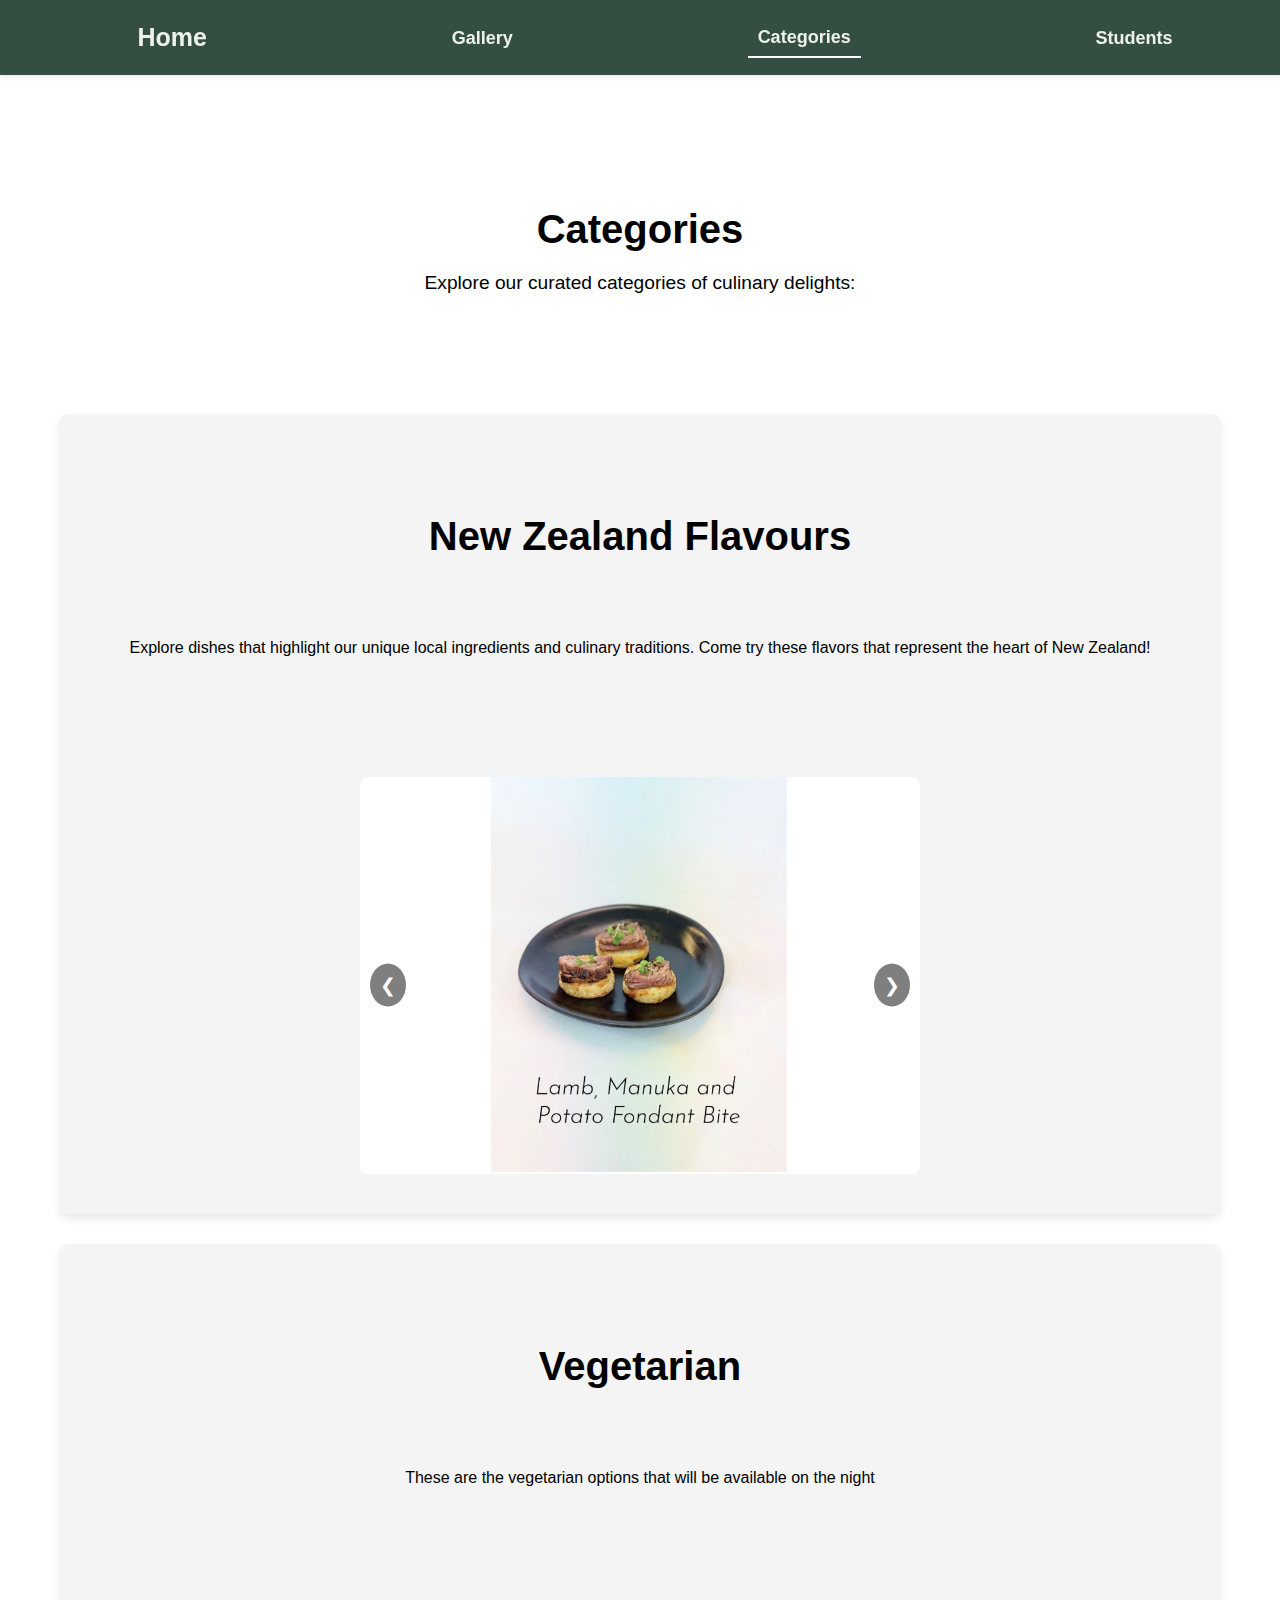
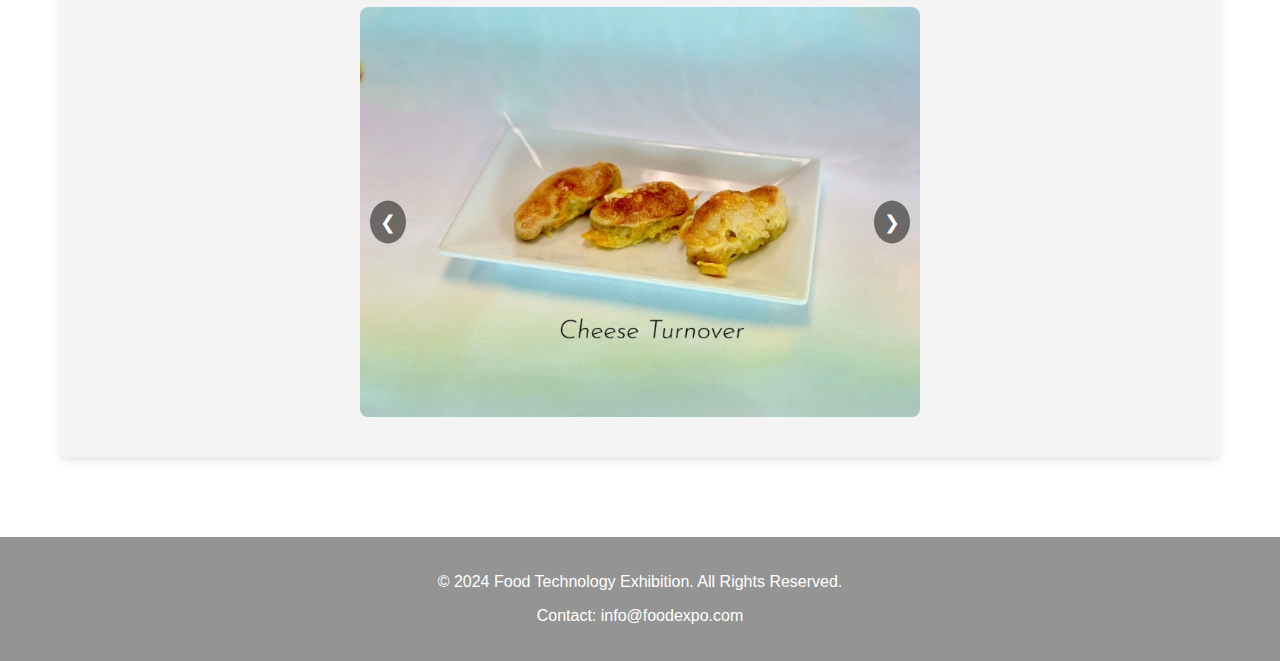
<file: categories.html>
<!DOCTYPE html>
<html lang="en">

<head>
    <meta charset="UTF-8">
    <meta name="viewport" content="width=device-width, initial-scale=1.0">
    <title>Categories - Food Technology Exhibition</title>
    <link rel="stylesheet" href="/css/categories.css">
    <link rel="stylesheet" href="/css/nav-footer.css">
</head>

<body>

    <nav>
        <a class="nav-home" href="index.html">Home</a>
        <a class="nav-gallery" href="gallery.html">Gallery</a>
        <a class="nav-categories" href="categories.html">Categories</a>
        <a class="nav-student" href="student.html">Students</a>
    </nav>

    <section class="category-section">

        <h1>Categories</h1>
        <p>Explore our curated categories of culinary delights:</p>

        <div class="category-grid">
            <div class="category-item">
                <h1>New Zealand Flavours</h1>
                <p>Explore dishes that highlight our unique local ingredients and culinary traditions. Come try these
                    flavors that represent the heart of New Zealand!</p>

                <div class="slider-container">
                    <div class="slider">
                        <div class="slides">

                            <img src="/images/food-images/food-1.jpg" alt="Lamb, Manuka and Potato Fondant Bite">
                            <img src="/images/food-images/food-2.jpg" alt="Beef and Kumara Empanada">
                            <img src="/images/food-images/food-6.jpg" alt="Salmon Blini with Kawakawa Cream">
                            <img src="/images/food-images/food-7.png" alt="Bruschetta with Kawakawa Crostini">

                        </div>
                        <button class="prev">&#10094;</button>
                        <button class="next">&#10095;</button>
                    </div>


                </div>




            </div>
            <div class="category-item">
                <h1>Vegetarian</h1>
                <p>These are the vegetarian options that will be available on the night</p>

                <div class="slider-container">
                    <div class="slider">
                        <div class="slides">

                            <img src="/images/food-images/food-4.png" alt="Cheese Turnover">
                            <img src="/images/food-images/food-7.png" alt="Bruschetta">
                         

                        </div>
                        <button class="prev">&#10094;</button>
                        <button class="next">&#10095;</button>
                    </div>
                </div>
    </section>

    <footer>
        <div class="footer-content">
            <p>&copy; 2024 Food Technology Exhibition. All Rights Reserved.</p>
            <p>Contact: <a href="mailto:info@foodexpo.com">info@foodexpo.com</a></p>
        </div>
    </footer>

    <script src="/js/script.js"></script>

</body>

</html>
</file>
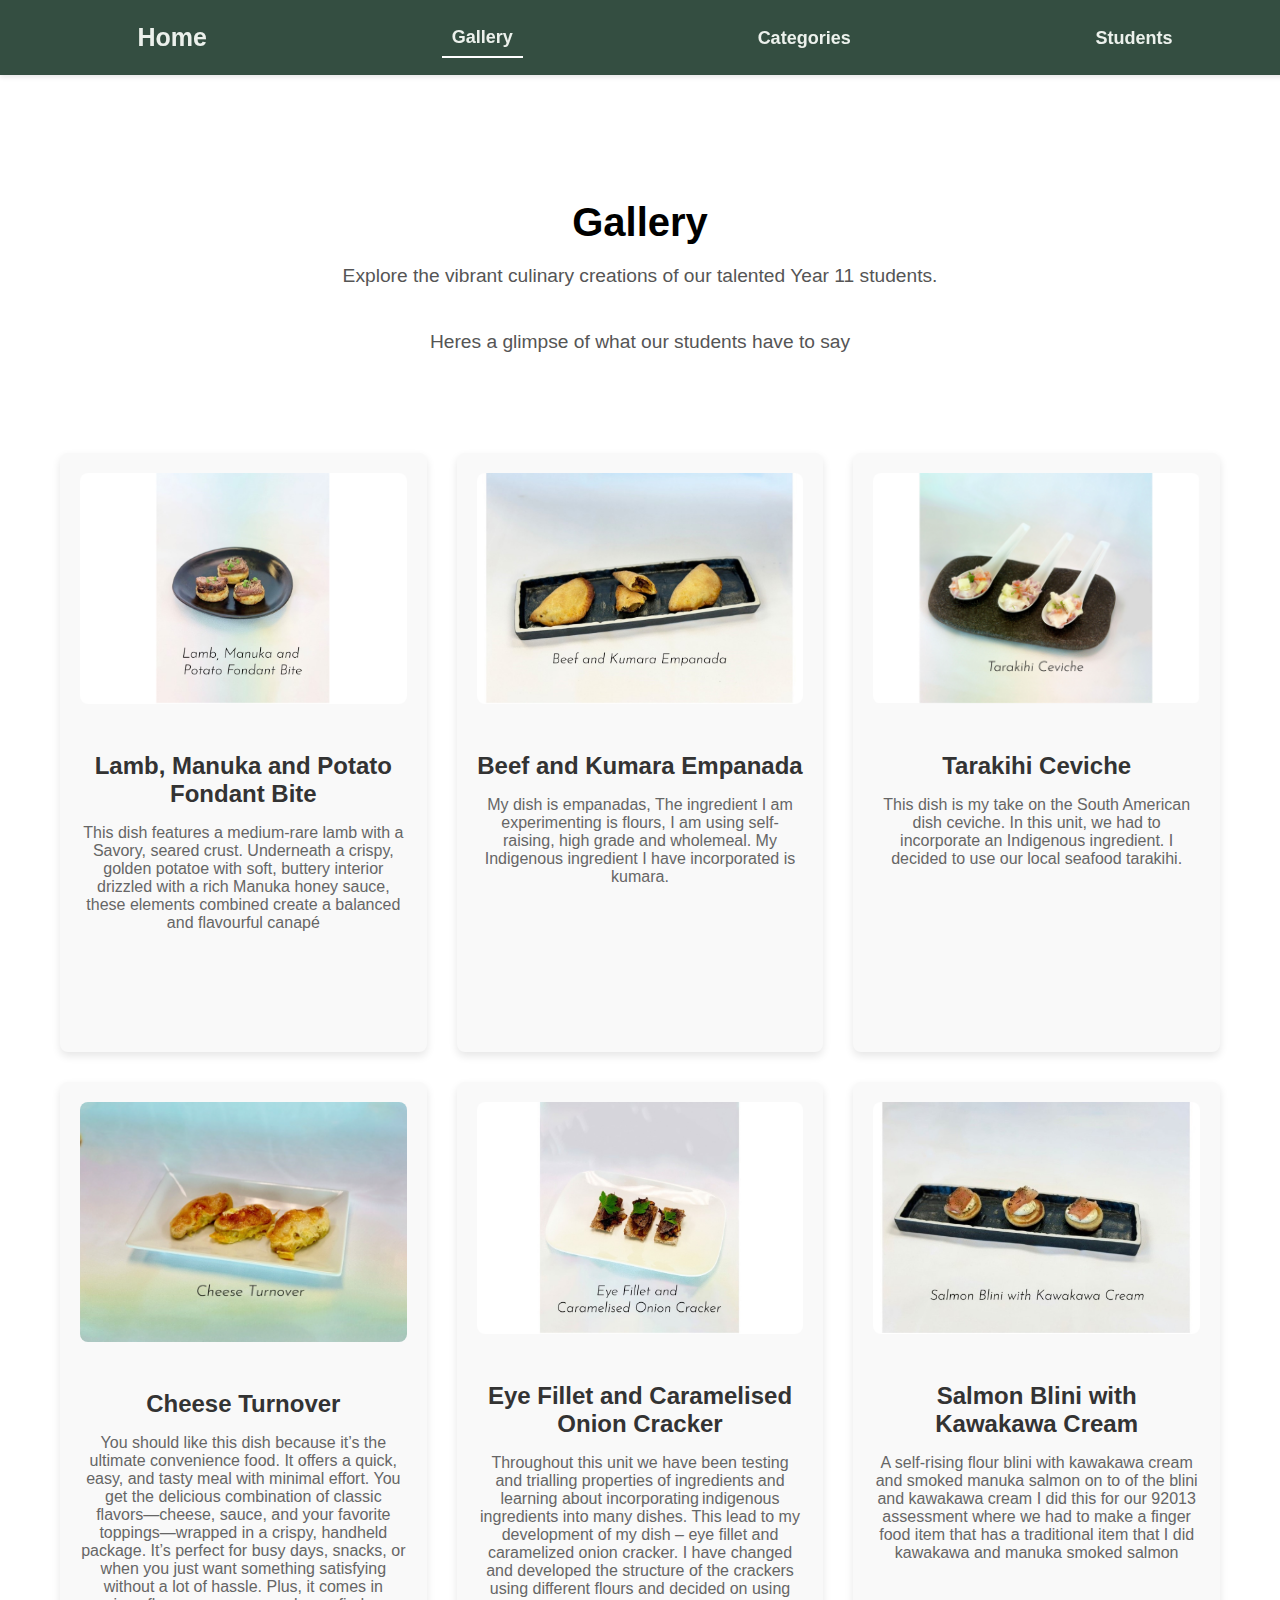
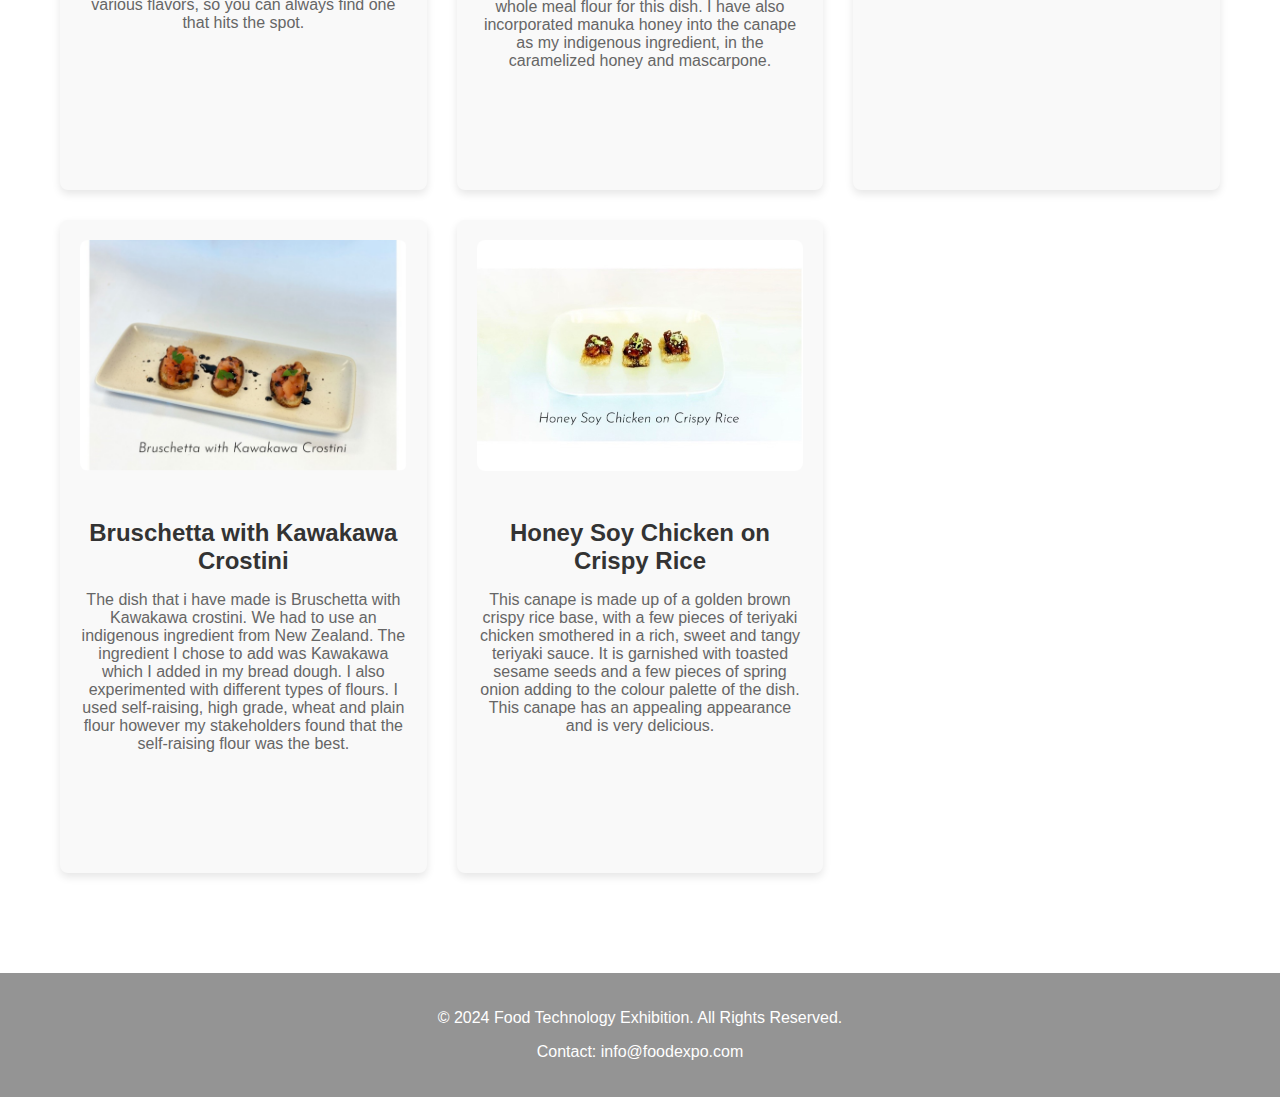
<file: gallery.html>
<!DOCTYPE html>
<html lang="en">
<head>
    <meta charset="UTF-8">
    <meta name="viewport" content="width=device-width, initial-scale=1.0">
    <title>Gallery - Food Technology Exhibition</title>
    <link rel="stylesheet" href="/css/gallery.css">
    <link rel="stylesheet" href="/css/nav-footer.css">
</head>
<body>

    <nav>
        <a class="nav-home" href="index.html">Home</a>
        <a class="nav-gallery" href="gallery.html">Gallery</a>
        <a class="nav-categories" href="categories.html">Categories</a>
        <a class="nav-student" href="student.html">Students</a>
    </nav>

    <section class="gallery-section">
        <h1>Gallery</h1>
        <p>Explore the vibrant culinary creations of our talented Year 11 students.<br><br><br>
        Heres a glimpse of what our students have to say</p>

        <div class="gallery-grid">
            <div class="gallery-item">
                <div class="gallery-item-content">
                    <img src="/images/food-images/food-1.jpg" alt="Food Image 1">
                    <div class="gallery-item-details">
                        <h3>Lamb, Manuka and Potato Fondant Bite</h3>
                        <p>This dish features a medium-rare lamb with a Savory, seared crust. Underneath a crispy, golden potatoe with soft, buttery interior drizzled with a rich Manuka honey sauce, these elements combined create a balanced and flavourful canapé  </p>
                    </div>
                </div>
            </div>
            <div class="gallery-item">
                <div class="gallery-item-content">
                    <img src="/images/food-images/food-2.jpg" alt="Food Image 2">
                    <div class="gallery-item-details">
                        <h3>Beef and Kumara Empanada</h3>
                        <p>My dish is empanadas, The ingredient I am experimenting is flours, I am using self-raising, high grade and wholemeal. My Indigenous ingredient I have incorporated is kumara.  </p>
                    </div>
                </div>
            </div>
            <div class="gallery-item">
                <div class="gallery-item-content">
                    <img src="/images/food-images/food-3.png" alt="Food Image 3">
                    <div class="gallery-item-details">
                        <h3>Tarakihi Ceviche</h3>
                        <p>This dish is my take on the South American dish ceviche. In this unit, we had to incorporate an Indigenous ingredient. I decided to use our local seafood tarakihi.  </p>
                    </div>
                </div>
            </div>
            <div class="gallery-item">
                <div class="gallery-item-content">
                    <img src="/images/food-images/food-4.png" alt="Food Image 4">
                    <div class="gallery-item-details">
                        <h3>Cheese Turnover</h3>
                        <p>You should like this dish because it’s the ultimate convenience food. It offers a quick, easy, and tasty meal with minimal effort. You get the delicious combination of classic flavors—cheese, sauce, and your favorite toppings—wrapped in a crispy, handheld package. It’s perfect for busy days, snacks, or when you just want something satisfying without a lot of hassle. Plus, it comes in various flavors, so you can always find one that hits the spot. </p>
                    </div>
                </div>
            </div>
            <div class="gallery-item">
                <div class="gallery-item-content">
                    <img src="/images/food-images/food-5.jpg" alt="Food Image 5">
                    <div class="gallery-item-details">
                        <h3>Eye Fillet and Caramelised Onion Cracker</h3>
                        <p>Throughout this unit we have been testing and trialling properties of ingredients and learning about incorporating indigenous ingredients into many dishes. This lead to my development of my dish – eye fillet and caramelized onion cracker. I have changed and developed the structure of the crackers using different flours and decided on using whole meal flour for this dish. I have also incorporated manuka honey into the canape as my indigenous ingredient, in the caramelized honey and mascarpone. </p>
                    </div>
                </div>
            </div>
            <div class="gallery-item">
                <div class="gallery-item-content">
                    <img src="/images/food-images/food-6.jpg" alt="Food Image 6">
                    <div class="gallery-item-details">
                        <h3>Salmon Blini with Kawakawa Cream</h3>
                        <p>A self-rising flour blini with kawakawa cream and smoked manuka salmon on to of the blini and kawakawa cream I did this for our 92013 assessment where we had to make a finger food item that has a traditional item that I did kawakawa and manuka smoked salmon </p>
                    </div>
                </div>
            </div>
            <div class="gallery-item">
                <div class="gallery-item-content">
                    <img src="/images/food-images/food-7.png" alt="Food Image 7">
                    <div class="gallery-item-details">
                        <h3>Bruschetta with Kawakawa Crostini</h3>
                        <p>The dish that i have made is Bruschetta with Kawakawa crostini. We had to use an indigenous ingredient from New Zealand. The ingredient I chose to add was Kawakawa which I added in my bread dough. I also experimented with different types of flours. I used self-raising, high grade, wheat and plain flour however my stakeholders found that the self-raising flour was the best. </p>
                    </div>
                </div>
            </div>
            <div class="gallery-item">
                <div class="gallery-item-content">
                    <img src="/images/food-images/food-8.jpg" alt="Food Image 8">
                    <div class="gallery-item-details">
                        <h3>Honey Soy Chicken on Crispy Rice</h3>
                        <p>This canape is made up of a golden brown crispy rice base, with a few pieces of teriyaki chicken smothered in a rich, sweet and tangy teriyaki sauce. It is garnished with toasted sesame seeds and a few pieces of spring onion adding to the colour palette of the dish. This canape has an appealing appearance and is very delicious.  </p>
                    </div>
                </div>
            </div>
           
            </div>
        </div>
    </section>

    <footer>
        <div class="footer-content">
            <p>&copy; 2024 Food Technology Exhibition. All Rights Reserved.</p>
            <p>Contact: <a href="mailto:info@foodexpo.com">info@foodexpo.com</a></p>
        </div>
    </footer>

</body>
</html>
</file>
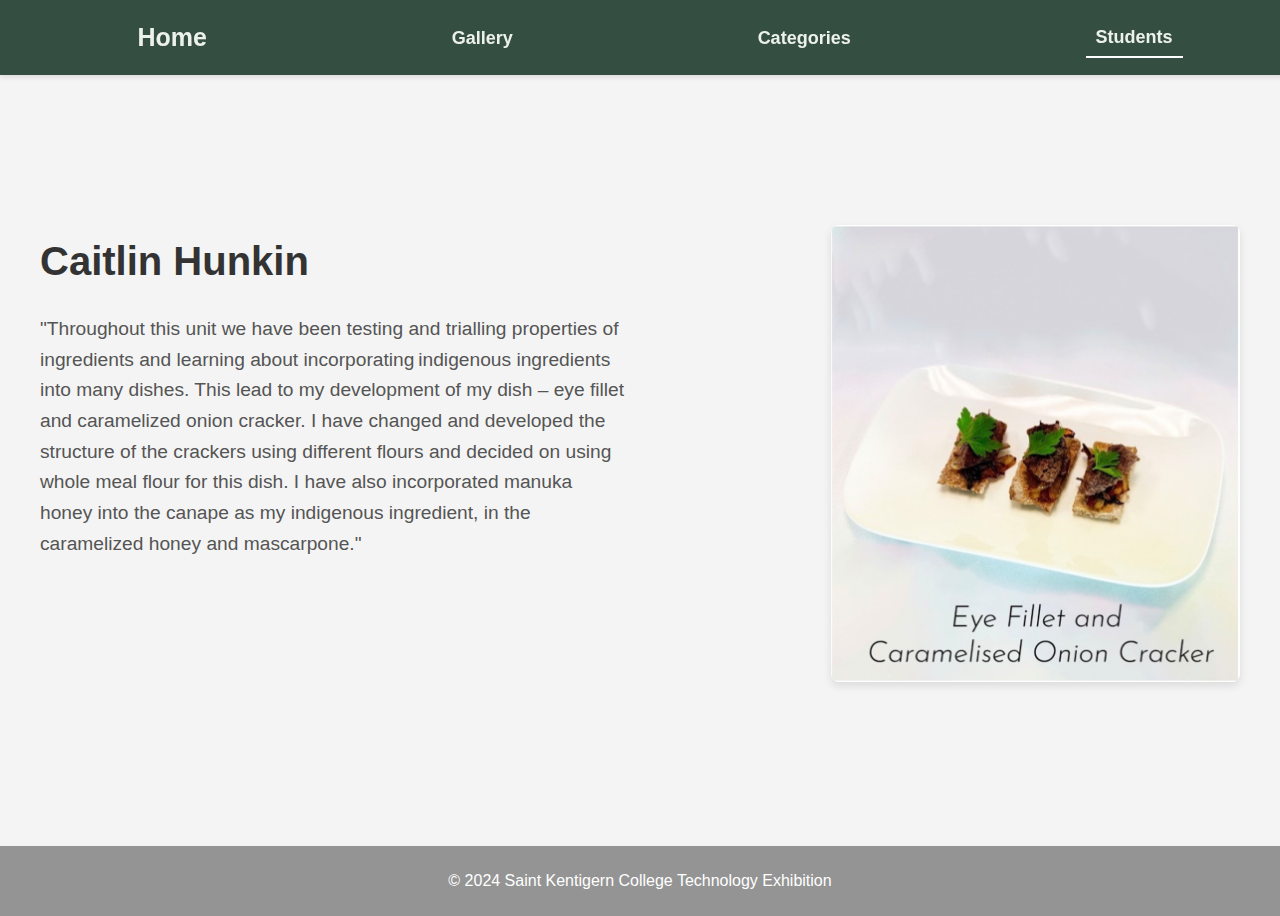
<file: student.html>
<!DOCTYPE html>
<html lang="en">
<head>
    <meta charset="UTF-8">
    <meta name="viewport" content="width=device-width, initial-scale=1.0">
    <title>Student Project - John Doe</title>
    <link rel="stylesheet" href="/css/student.css">
    <link rel="stylesheet" href="/css/nav-footer.css">
</head>
<body>

    <nav>
        <a class="nav-home" href="index.html">Home</a>
        <a class="nav-gallery" href="gallery.html">Gallery</a>
        <a class="nav-categories" href="categories.html">Categories</a>
        <a class="nav-student" href="student.html">Students</a>
    </nav>

    <section class="student-section">
        <div class="student-content">
            <div class="text-content">
                <h1>Caitlin Hunkin</h1>
                <p>"Throughout this unit we have been testing and trialling properties of ingredients and learning about incorporating indigenous ingredients into many dishes. This lead to my development of my dish – eye fillet and caramelized onion cracker. I have changed and developed the structure of the crackers using different flours and decided on using whole meal flour for this dish. I have also incorporated manuka honey into the canape as my indigenous ingredient, in the caramelized honey and mascarpone." </p>
            </div>
            <div class="image-content">
                <img src="/images/food-images/food-5cropped.jpg" alt="John Doe's Culinary Creation">
            </div>
        </div>
    </section>

    <footer>
        <p>&copy; 2024 Saint Kentigern College Technology Exhibition</p>
    </footer>

</body>
</html>
</file>
<file: css/categories.css>
body {
    font-family: Arial, sans-serif;
    background-color: #ffffff;
    margin: 0;
    padding: 0;
}

nav a.nav-categories {
    font-weight: 800;
    border-bottom: 2px solid #ffffff; /* Underline effect for emphasis */
}

.category-link {
    background-color: #555;
    color: white;
    border-radius: 4px;
}
    

.category-section {
    padding: 80px 20px;
    text-align: center;
    margin-top: 100px;
    
}

.category-section h1 {
    font-size: 2.5rem;
    margin-bottom: 20px;
}

.category-section p {
    font-size: 1.2rem;
    margin-bottom: 120px;
    color: #000000;
}

.category-grid {
    display: grid;
    
    gap: 30px;
    padding: 0 40px;
    
}

.category-item {
    background-color: #f4f4f4;
    padding: 20px;
    border-radius: 8px;
    box-shadow: 0 4px 8px rgba(0, 0, 0, 0.1);
    transition: transform 0.3s ease;
    text-align: center;
    
}

.category-item img {
    width: 100%;
    height: auto;
    border-radius: 8px;
    margin-bottom: 20px;
}

.category-item h3 {
    font-size: 1.5rem;
    margin-bottom: 10px;
    color: #333;
}

.category-item p {
    font-size: 1rem;
    color: #000000;
}

.category-item a {
    display: inline-block;
    margin-top: 10px;
    font-size: 1rem;
    color: #fff;
    padding: 8px 16x;
    border-radius: 4px;
    text-decoration: none;
}

.category-item h1{
    margin: 80px;
}


footer {
    background-color: #949494;
    color: white;
    padding: 20px;
    text-align: center;
}

footer a {
    color: #fff;
    text-decoration: none;
}

footer a:hover {
    text-decoration: underline;
}

.slider-container {
    flex: 1;
    position: relative;
    overflow: hidden;
    border-radius: 8px;
    width: 50%; 
    max-width: 800px; 
    margin: 0 auto; 
}

.slides img {
    width: 100%;
    height: auto; 
    display: block;
    border-radius: 8px;
    object-fit: cover;
    
}


.slider {
    position: relative;
}

.slides {
    display: flex;
    transition: transform 0.7s ease-in-out;
}





@media (max-width: 768px) {
    .intro-content {
        flex-direction: column; 
        align-items: center; 
    }

    .slider-container {
        order: 1; 
        width: 100%; 
        margin: 0;
    }

    .intro-text {
        order: 2; 
        text-align: center; 
        padding: 20px; 
        margin: 0; 
        max-width: 100%; 
    }

  

    @media (max-width: 768px) {
        .slider-container .prev, 
        .slider-container .next {
            
            font-size: 3vw; 
        }
    }
        

}



.prev, .next {
    position: absolute;
    top: 50%;
    transform: translateY(-50%);
    background-color: rgba(0, 0, 0, 0.5);
    color: white;
    border: none;
    padding: 10px;
    cursor: pointer;
    border-radius: 50%;
    size: 50vw;
    font-size: 1.5vw; 

}

.prev {
    left: 10px;
}

.next {
    right: 10px;
}
</file>
<file: css/nav-footer.css>
nav {
    display: flex;
    justify-content: space-around;
    align-items: center; 
    background-color: #344e41; 
    padding: 15px;
    box-shadow: 0 2px 5px rgba(0, 0, 0, 0.1); 
    position: fixed; 
    top: 0; 
    width: 100%; 
    z-index: 1000;
}

nav a {
    color: #ecf1ec; 
    text-decoration: none;
    font-size: 18px;
    transition: color 0.3s; 
    font-weight: 600; 
    padding: 10px; 
    line-height: 1; 
}


nav a.nav-home {
    font-size: 25px; 
}

/* Hover effects */
nav a:hover {
    color: #c3c3c3; 
    transform: scale(1.1); 
}
</file>
<file: css/gallery.css>
body {
    font-family: Arial, sans-serif;
    background-color: #ffffff;
    margin: 0;
    padding: 0;
}

nav a.nav-gallery {
    font-weight: 800;
    border-bottom: 2px solid #ffffff; /* Underline effect for emphasis */
}



.gallery-section {
    padding: 0 20px;
    background-color: #fff;
    text-align: center;
    margin-top: 200px;
    margin-bottom: 100px;
}

.gallery-section h1 {
    font-size: 2.5rem;
    margin-bottom: 20px;
}

.gallery-section p {
    font-size: 1.2rem;
    margin-bottom: 100px;
    color: #555;
}

.gallery-grid {
    display: grid;
    grid-template-columns: repeat(auto-fit, minmax(300px, 1fr));
    gap: 30px;
    padding: 0 40px;
}

.gallery-item {
    background-color: #f9f9f9;
    padding: 20px;
    border-radius: 8px;
    box-shadow: 0 4px 8px rgba(0, 0, 0, 0.1);
    transition: transform 0.3s ease;
}

.gallery-item img {
    width: 100%;
    height: auto;
    border-radius: 8px;
    margin-bottom: 20px;
}

.gallery-item h3 {
    font-size: 1.5rem;
    margin-bottom: 10px;
    color: #333;
}

.gallery-item p {
    font-size: 1rem;
    color: #666;
}

.gal lery-item:hover {
    transform: scale(1.05);
}


footer {
    background-color: #949494;
    color: white;
    padding: 20px;
    text-align: center;
}

footer a {
    color: #fff;
    text-decoration: none;
}

footer a:hover {
    text-decoration: underline;
}
</file>
<file: css/student.css>
body {
    font-family: Arial, sans-serif;
    background-color: #f4f4f4;
    margin: 0;
    padding: 0;
}

nav a.nav-student {
    font-weight: 800;
    border-bottom: 2px solid #ffffff; /* Underline effect for emphasis */
}


.student-section {
    padding: 105px 40px;
    margin: 0 auto;
    max-width: 1200px;
    padding-bottom: 160px;
}


.student-content {
    display: flex;
    align-items: center;
    justify-content: space-between;
    gap: 10px;
}

.text-content {
    flex: 1;
    padding-right: 20px;
}

.text-content h1 {
    font-size: 2.5rem;
    margin-bottom: 30px;
    color: #333;
}

.text-content p {
    font-size: 1.2rem;
    color: #555;
    line-height: 1.6;
}

.image-content {
    flex: 1;
    text-align: right;
    padding-top: 120px;
}

.image-content img {
    max-width: 70%;
    height: auto;
    border-radius: 8px;
    box-shadow: 0 4px 8px rgba(0, 0, 0, 0.1);
}


footer {
    background-color: #949494;
    color: white;
    text-align: center;
    padding: 10px 0;
    bottom: 0;
    width: 100%;
}


@media (max-width: 768px) {
    .student-content {
        flex-direction: column;
        text-align: center;
    }

    .text-content {
        padding-right: 0;
    }

    .text-content p {
        margin-bottom: -30px;
    }

    .image-content {
        text-align: center;
    }
}
</file>
